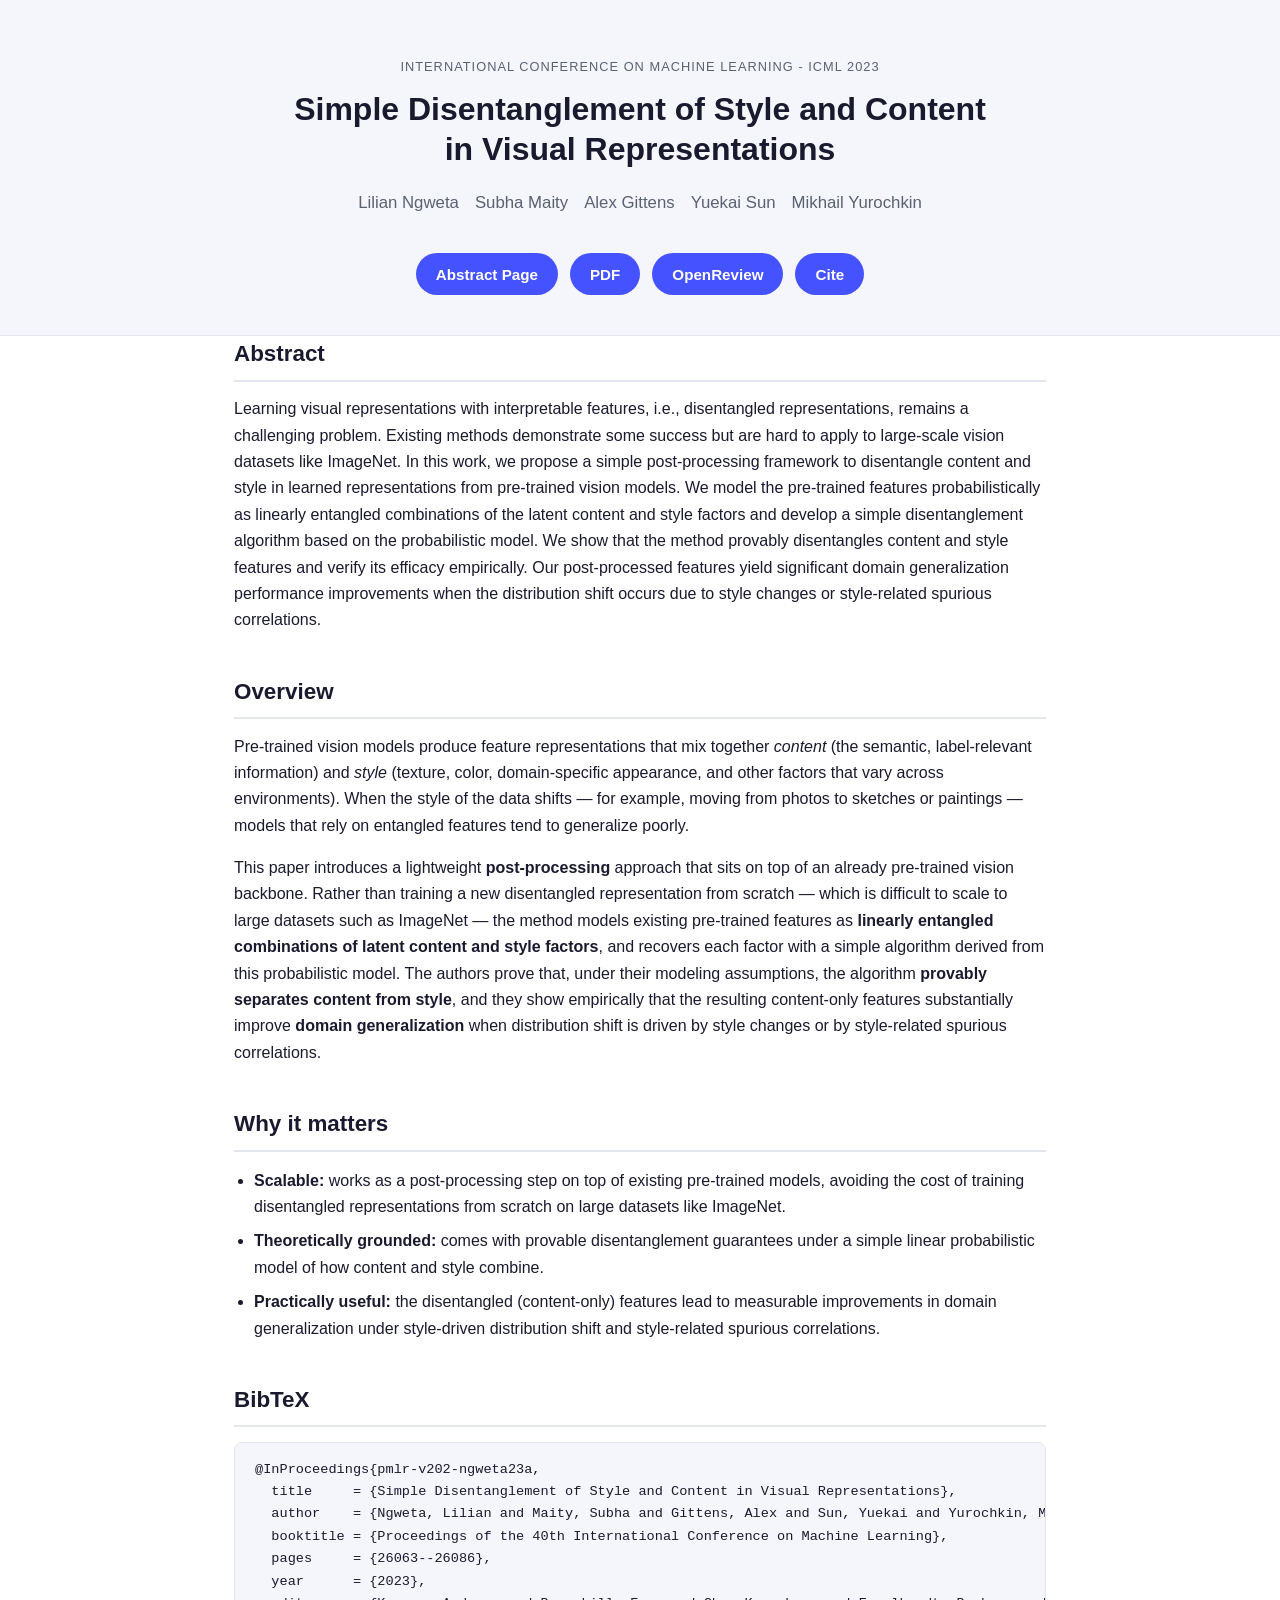
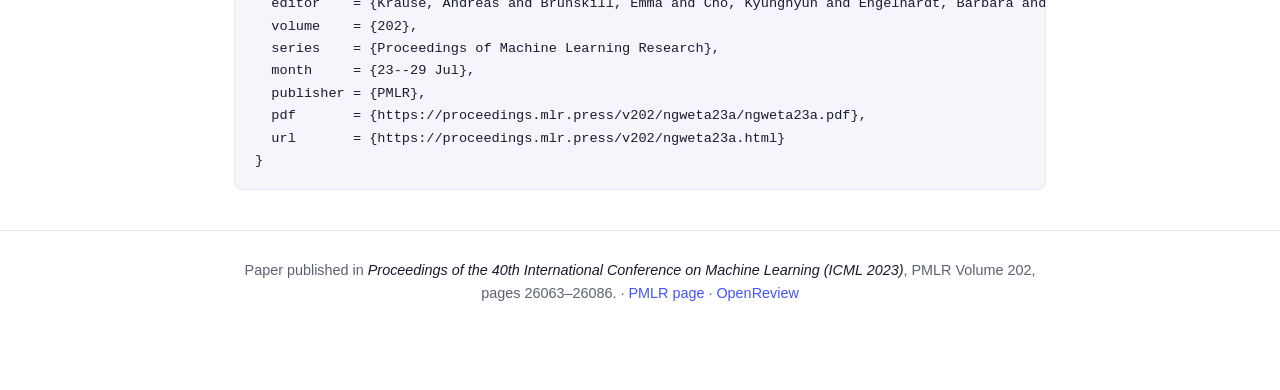
<file: index.html>
<!DOCTYPE html>
<html lang="en">
<head>
  <meta charset="UTF-8" />
  <meta name="viewport" content="width=device-width, initial-scale=1.0" />
  <title>Simple Disentanglement of Style and Content in Visual Representations</title>
  <meta name="description" content="Project page for the ICML 2023 paper 'Simple Disentanglement of Style and Content in Visual Representations' by Lilian Ngweta, Subha Maity, Alex Gittens, Yuekai Sun, and Mikhail Yurochkin." />
  <link rel="stylesheet" href="assets/css/style.css" />
</head>
<body>

  <header class="hero">
    <div class="container">
      <p class="venue">International Conference on Machine Learning - ICML 2023</p>
      <h1>Simple Disentanglement of Style and Content<br />in Visual Representations</h1>

      <ul class="authors">
        <li>Lilian Ngweta</li>
        <li>Subha Maity</li>
        <li>Alex Gittens</li>
        <li>Yuekai Sun</li>
        <li>Mikhail Yurochkin</li>
      </ul>

      <nav class="links" aria-label="Paper links">
        <a class="btn" href="https://proceedings.mlr.press/v202/ngweta23a.html" target="_blank" rel="noopener">Abstract Page</a>
        <a class="btn" href="https://proceedings.mlr.press/v202/ngweta23a/ngweta23a.pdf" target="_blank" rel="noopener">PDF</a>
        <a class="btn" href="https://openreview.net/forum?id=oupdxuURWD" target="_blank" rel="noopener">OpenReview</a>
        <a class="btn" href="#bibtex">Cite</a>
      </nav>
    </div>
  </header>

  <main class="container">

    <section id="abstract" aria-labelledby="abstract-heading">
      <h2 id="abstract-heading">Abstract</h2>
      <p>
        Learning visual representations with interpretable features, i.e., disentangled
        representations, remains a challenging problem. Existing methods demonstrate some
        success but are hard to apply to large-scale vision datasets like ImageNet. In this
        work, we propose a simple post-processing framework to disentangle content and style
        in learned representations from pre-trained vision models. We model the pre-trained
        features probabilistically as linearly entangled combinations of the latent content
        and style factors and develop a simple disentanglement algorithm based on the
        probabilistic model. We show that the method provably disentangles content and style
        features and verify its efficacy empirically. Our post-processed features yield
        significant domain generalization performance improvements when the distribution
        shift occurs due to style changes or style-related spurious correlations.
      </p>
    </section>

    <section id="overview" aria-labelledby="overview-heading">
      <h2 id="overview-heading">Overview</h2>
      <p>
        Pre-trained vision models produce feature representations that mix together
        <em>content</em> (the semantic, label-relevant information) and <em>style</em>
        (texture, color, domain-specific appearance, and other factors that vary across
        environments). When the style of the data shifts &mdash; for example, moving from
        photos to sketches or paintings &mdash; models that rely on entangled features tend to
        generalize poorly.
      </p>
      <p>
        This paper introduces a lightweight <strong>post-processing</strong> approach that
        sits on top of an already pre-trained vision backbone. Rather than training a new
        disentangled representation from scratch &mdash; which is difficult to scale to
        large datasets such as ImageNet &mdash; the method models existing pre-trained
        features as <strong>linearly entangled combinations of latent content and style
        factors</strong>, and recovers each factor with a simple algorithm derived from this
        probabilistic model. The authors prove that, under their modeling assumptions, the
        algorithm <strong>provably separates content from style</strong>, and they show
        empirically that the resulting content-only features substantially improve
        <strong>domain generalization</strong> when distribution shift is driven by style
        changes or by style-related spurious correlations.
      </p>
    </section>

    <section id="why-it-matters" aria-labelledby="why-heading">
      <h2 id="why-heading">Why it matters</h2>
      <ul>
        <li><strong>Scalable:</strong> works as a post-processing step on top of existing pre-trained models, avoiding the cost of training disentangled representations from scratch on large datasets like ImageNet.</li>
        <li><strong>Theoretically grounded:</strong> comes with provable disentanglement guarantees under a simple linear probabilistic model of how content and style combine.</li>
        <li><strong>Practically useful:</strong> the disentangled (content-only) features lead to measurable improvements in domain generalization under style-driven distribution shift and style-related spurious correlations.</li>
      </ul>
    </section>

    <section id="bibtex" aria-labelledby="bibtex-heading">
      <h2 id="bibtex-heading">BibTeX</h2>
      <pre><code>@InProceedings{pmlr-v202-ngweta23a,
  title     = {Simple Disentanglement of Style and Content in Visual Representations},
  author    = {Ngweta, Lilian and Maity, Subha and Gittens, Alex and Sun, Yuekai and Yurochkin, Mikhail},
  booktitle = {Proceedings of the 40th International Conference on Machine Learning},
  pages     = {26063--26086},
  year      = {2023},
  editor    = {Krause, Andreas and Brunskill, Emma and Cho, Kyunghyun and Engelhardt, Barbara and Sabato, Sivan and Scarlett, Jonathan},
  volume    = {202},
  series    = {Proceedings of Machine Learning Research},
  month     = {23--29 Jul},
  publisher = {PMLR},
  pdf       = {https://proceedings.mlr.press/v202/ngweta23a/ngweta23a.pdf},
  url       = {https://proceedings.mlr.press/v202/ngweta23a.html}
}</code></pre>
    </section>

  </main>

  <footer>
    <div class="container">
      <p>
        Paper published in <em>Proceedings of the 40th International Conference on Machine
        Learning (ICML 2023)</em>, PMLR Volume 202, pages 26063&ndash;26086.
        &middot;
        <a href="https://proceedings.mlr.press/v202/ngweta23a.html" target="_blank" rel="noopener">PMLR page</a>
        &middot;
        <a href="https://openreview.net/forum?id=oupdxuURWD" target="_blank" rel="noopener">OpenReview</a>
      </p>
    </div>
  </footer>

</body>
</html>
</file>
<file: assets/css/style.css>
:root {
  --ink: #1a1a2e;
  --muted: #5b6171;
  --accent: #4453ff;
  --accent-ink: #ffffff;
  --bg: #ffffff;
  --bg-alt: #f5f6fb;
  --border: #e3e5ef;
  --max-width: 860px;
}

* {
  box-sizing: border-box;
}

body {
  margin: 0;
  font-family: "Helvetica Neue", Arial, "Segoe UI", sans-serif;
  color: var(--ink);
  background: var(--bg);
  line-height: 1.65;
}

.container {
  max-width: var(--max-width);
  margin: 0 auto;
  padding: 0 1.5rem;
}

/* Hero / header */
.hero {
  background: var(--bg-alt);
  border-bottom: 1px solid var(--border);
  padding: 3.5rem 0 2.5rem;
  text-align: center;
}

.venue {
  text-transform: uppercase;
  letter-spacing: 0.08em;
  font-size: 0.8rem;
  color: var(--muted);
  margin: 0 0 0.75rem;
}

.hero h1 {
  font-size: 2rem;
  line-height: 1.25;
  margin: 0 0 1.25rem;
}

.authors {
  list-style: none;
  display: flex;
  flex-wrap: wrap;
  justify-content: center;
  gap: 0.4rem 1rem;
  padding: 0;
  margin: 0 0 1.75rem;
  color: var(--muted);
  font-size: 1.05rem;
}

.authors li::after {
  content: "";
}

.links {
  display: flex;
  flex-wrap: wrap;
  justify-content: center;
  gap: 0.75rem;
}

.btn {
  display: inline-block;
  padding: 0.55rem 1.25rem;
  border-radius: 999px;
  background: var(--accent);
  color: var(--accent-ink);
  text-decoration: none;
  font-size: 0.95rem;
  font-weight: 600;
  transition: opacity 0.15s ease;
}

.btn:hover,
.btn:focus-visible {
  opacity: 0.85;
}

/* Main content */
main {
  padding: 2.5rem 0 1rem;
}

section {
  margin-bottom: 2.5rem;
}

h2 {
  font-size: 1.4rem;
  margin: 0 0 0.9rem;
  border-bottom: 2px solid var(--border);
  padding-bottom: 0.4rem;
}

p {
  margin: 0 0 1rem;
}

ul {
  padding-left: 1.25rem;
}

li {
  margin-bottom: 0.5rem;
}

em {
  color: var(--ink);
}

pre {
  background: var(--bg-alt);
  border: 1px solid var(--border);
  border-radius: 8px;
  padding: 1rem 1.25rem;
  overflow-x: auto;
  font-size: 0.85rem;
}

code {
  font-family: "SFMono-Regular", Consolas, "Liberation Mono", Menlo, monospace;
}

/* Footer */
footer {
  border-top: 1px solid var(--border);
  padding: 1.75rem 0 2.5rem;
  color: var(--muted);
  font-size: 0.9rem;
  text-align: center;
}

footer a {
  color: var(--accent);
  text-decoration: none;
}

footer a:hover,
footer a:focus-visible {
  text-decoration: underline;
}

@media (max-width: 600px) {
  .hero h1 {
    font-size: 1.5rem;
  }
}
</file>
